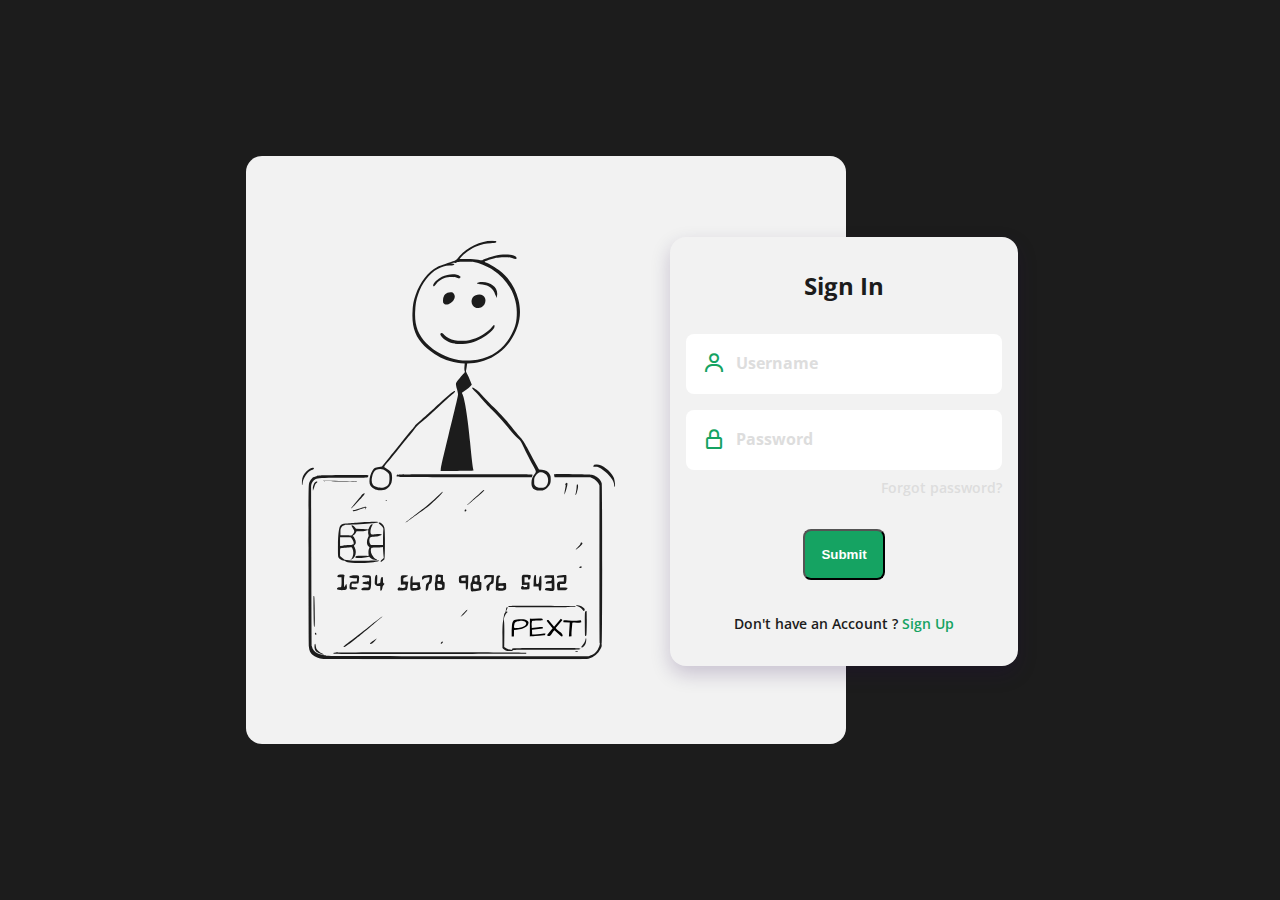
<file: templates/index.html>
<!DOCTYPE html>
<html lang="en">
<head>
    <meta charset="UTF-8">
    <meta http-equiv="X-UA-Compatible" content="IE=edge">
    <meta name="viewport" content="width=device-width, initial-scale=1.0">
    <title>PEXT | Auth</title>    
    <link href='/static/vendor/boxicons/css/boxicons.min.css' rel='stylesheet'>
    <link rel="stylesheet" href="/static/css/login.css">
</head>
<body>
    <div class="login">
        <div class="login__content">
            <div class="login__img">
                <img src="/static/img/login.svg" alt="">
            </div>
            <div class="login__forms">
                <form class="login__register" id="loginInForm">
                    <h1 class="login__title">Sign In</h1>
                    <div class="login__box">
                        <i class='bx bx-user login__icon'></i>                        
                        <input type="text" id="lusername" name="lusername" placeholder="Username" minlength="4" maxlength="15" class="login__input" required>
                    </div>
                    <div class="login__box">
                        <i class='bx bx-lock-alt login__icon'></i>
                        <input type="password" id="lpassword" name="lpassword" placeholder="Password" class="login__input" required>
                    </div>
                    <a href="#" class="login__forgot">Forgot password?</a>
                    <center>
                        <button type="submit"class="login__button">Submit</button>
                    </center>
                    <div>
                        <span class="login__account">Don't have an Account ?</span>
                        <span class="login__signin" id="sign-up">Sign Up</span>
                    </div>
                </form>
                <form action="" class="login__create none" id="loginUpForm">
                    <h1 class="login__title">Create Account</h1>
                    <div class="login__box">
                        <i class='bx bx-user login__icon'></i>
                        <input type="text" id="susername" name="susername" placeholder="Username" minlength="4" maxlength="15" class="login__input" required>
                    </div>
                    <div class="login__box">
                        <i class='bx bx-at login__icon'></i>
                        <input type="email" id="semail" name="semail" placeholder="Email" class="login__input" required>
                    </div>
                    <div class="login__box">
                        <i class='bx bx-lock-alt login__icon'></i>
                        <input type="password" id="spassword" name="spassword" placeholder="Password" class="login__input">
                    </div>
                    <center>
                        <button type="submit"class="login__button">Submit</button>
                    </center>
                    <div>
                        <span class="login__account">Already have an Account ?</span>
                        <span class="login__signup" id="sign-in">Sign In</span>
                    </div>                   
                </form>
            </div>
        </div>
    </div>

    <script src="/static/vendor/sweetalert/sweetalert2.all.min.js"></script>
    <script src="/static/js/login.js"></script>
    
</body>
</html>
</file>
<file: static/css/login.css>
@import url("https://fonts.googleapis.com/css2?family=Open+Sans:wght@400;600;700&display=swap");
:root {
    --first-color: #15a362;
    --first-color-dark: #1c1c1c;
    --first-color-light: #ddd;
    --first-color-lighten: #f2f2f2;
    --body-font: "Open Sans", sans-serif;
    --h1-font-size: 1.5rem;
    --normal-font-size: 0.938rem;
    --small-font-size: 0.813rem;
}
@media screen and (min-width: 768px) {
    :root {
        --normal-font-size: 1rem;
        --small-font-size: 0.875rem;
    }
}
*,
::before,
::after {
    box-sizing: border-box;    
}
body {
    margin: 0;
    padding: 0;
    font-family: var(--body-font);
    font-size: var(--normal-font-size);
    color: var(--first-color-dark);
    background-color: var(--first-color-dark);
}
h1 {
    margin: 0;
}
a {
    text-decoration: none;
}
img {
    max-width: 100%;
    height: auto;
    display: block;
}
.login {
    display: grid;
    grid-template-columns: 100%;
    height: 100vh;
    margin-left: 1.5rem;
    margin-right: 1.5rem;
}
.login__content {
    display: grid;
}
.login__img {
    justify-self: center;
}
.login__img img {
    width: 310px;
    margin-top: 1.5rem;
}
.login__forms {
    position: relative;
    height: 368px;
}
.login__register,
.login__create {
    position: absolute;
    bottom: 1rem;
    width: 100%;
    background-color: var(--first-color-lighten);
    padding: 2rem 1rem;
    border-radius: 1rem;
    text-align: center;
    box-shadow: 0 8px 20px rgba(35, 0, 77, 0.2);
    animation-duration: 0.4s;
    animation-name: animate-login;
}
@keyframes animate-login {
    0% {
        transform: scale(1, 1);
    }
    50% {
        transform: scale(1.1, 1.1);
    }
    100% {
        transform: scale(1, 1);
    }
}
.login__title {
    font-size: var(--h1-font-size);
    margin-bottom: 2rem;
}
.login__box {
    display: grid;
    grid-template-columns: max-content 1fr;
    column-gap: 0.5rem;
    padding: 1.125rem 1rem;
    background-color: #fff;
    margin-top: 1rem;
    border-radius: 0.5rem;
}
.login__icon {
    font-size: 1.5rem;
    color: var(--first-color);
}
.login__input {
    border: none;
    outline: none;
    font-size: var(--normal-font-size);
    font-weight: 700;
    color: var(--first-color-dark);
    background-color: transparent;
}
.login__input::placeholder {
    font-size: var(--normal-font-size);
    font-family: var(--body-font);
    color: var(--first-color-light);
}
.login__forgot {
    display: block;
    width: max-content;
    margin-left: auto;
    margin-top: 0.5rem;
    font-size: var(--small-font-size);
    font-weight: 600;
    color: var(--first-color-light);
}
.login__button {
    display: block;
    padding: 1rem;
    margin: 2rem 0;
    background-color: var(--first-color);
    color: #fff;
    font-weight: 600;
    text-align: center;
    border-radius: 0.5rem;
    transition: 0.3s;
}
.login__button:hover {
    background-color: var(--first-color-dark);
}
.login__account,
.login__signin,
.login__signup {
    font-weight: 600;
    font-size: var(--small-font-size);
}
.login__account {
    color: var(--first-color-dark);
}
.login__signin,
.login__signup {
    color: var(--first-color);
    cursor: pointer;
}
.login__social {
    margin-top: 2rem;
}
.login__social-icon {
    font-size: 1.5rem;
    color: var(--first-color-dark);
    margin: 0 1.5rem;
}
.block {
    display: block;
}
.none {
    display: none;
}
@media screen and (min-width: 576px) {
    .login__forms {
        width: 348px;
        justify-self: center;
    }
}
@media screen and (min-width: 1024px) {
    .login {
        height: 100vh;
        overflow: hidden;
    }
    .login__content {
        grid-template-columns: repeat(2, max-content);
        justify-content: center;
        align-items: center;
        margin-left: 10rem;
    }
    .login__img {
        display: flex;
        width: 600px;
        height: 588px;
        background-color: var(--first-color-lighten);
        border-radius: 1rem;
        padding-left: 1rem;
    }
    .login__img img {
        width: 390px;
        margin-top: 0;
    }
    .login__register,
    .login__create {
        left: -11rem;
    }
    .login__register {
        bottom: -2rem;
    }
    .login__create {
        bottom: -5.5rem;
    }
}
</file>
